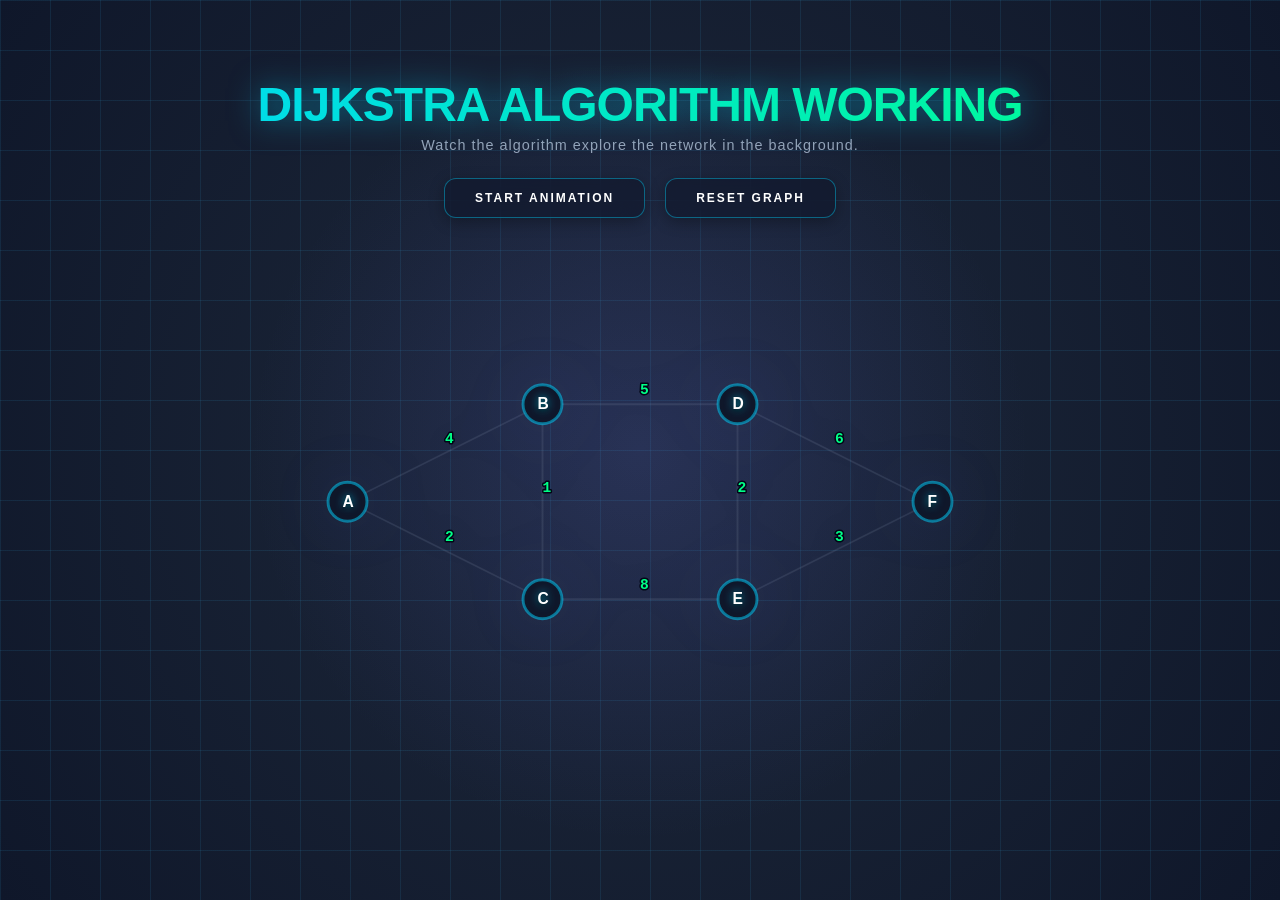
<file: index.html>
<!DOCTYPE html>
<html lang="en">
<head>
    <meta charset="UTF-8">
    <title>Dijkstra Immersive Visualizer</title>
    <link rel="stylesheet" href="style.css">
</head>
<body>
    <div class="overlay">
        <h1>Dijkstra Algorithm Working</h1>
        <p>Watch the algorithm explore the network in the background.</p>
        <div class="btn-group">
            <button onclick="runDijkstra()">Start Animation</button>
            <button onclick="location.reload()">Reset Graph</button>
        </div>
    </div>
    <svg id="graph-svg" viewBox="0 0 900 600" preserveAspectRatio="xMidYMid meet"></svg>
    <script src="script.js"></script>
</body>
</html>
</file>
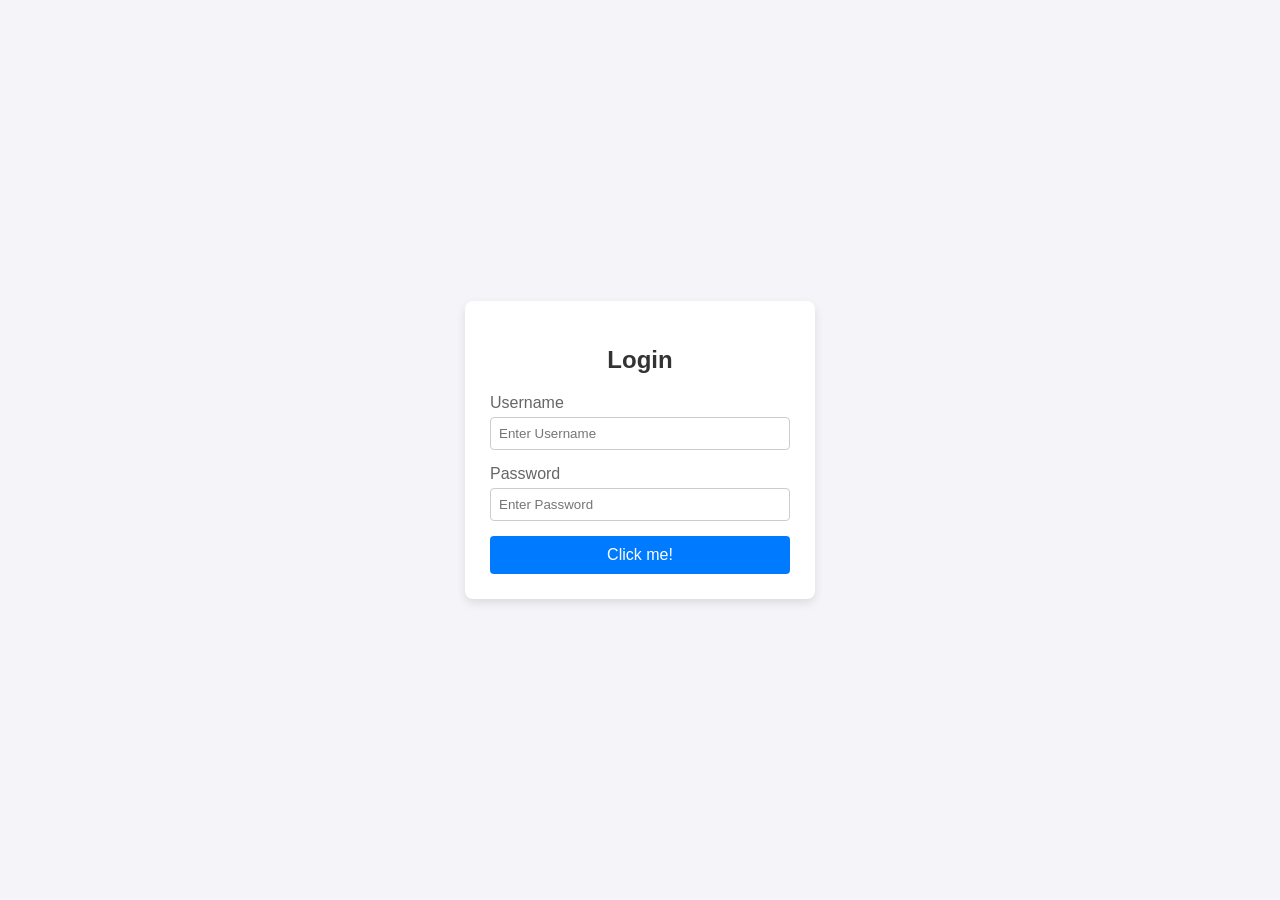
<file: login.html>
<!DOCTYPE html>
<html lang="en">
<head>
    <meta charset="UTF-8">
    <meta name="viewport" content="width=device-width, initial-scale=1.0">
    <title>Login Page</title>
    <style>
        body {
            font-family: Arial, sans-serif;
            background-color: #f4f4f9;
            display: flex;
            justify-content: center;
            align-items: center;
            height: 100vh;
            margin: 0;
        }
        .login-container {
            background: white;
            padding: 25px;
            border-radius: 8px;
            box-shadow: 0 4px 10px rgba(0, 0, 0, 0.1);
            width: 300px;
        }
        h2 {
            text-align: center;
            margin-bottom: 20px;
            color: #333;
        }
        .input-group {
            margin-bottom: 15px;
        }
        .input-group label {
            display: block;
            margin-bottom: 5px;
            color: #666;
        }
        .input-group input {
            width: 100%;
            padding: 8px;
            box-sizing: border-box;
            border: 1px solid #ccc;
            border-radius: 4px;
        }
        button {
            width: 100%;
            padding: 10px;
            background-color: #007bff;
            color: white;
            border: none;
            border-radius: 4px;
            cursor: pointer;
            font-size: 16px;
        }
        button:hover {
            background-color: #0056b3;
        }
    </style>
</head>
<body>

<div class="login-container">
    <h2>Login</h2>
    <form>
        <div class="input-group">
            <label>Username</label>
            <input type="text" placeholder="Enter Username" required>
        </div>
        <div class="input-group">
            <label>Password</label>
            <input type="password" placeholder="Enter Password" required>
        </div>
        <button type="submit">Click me!</button>
    </form>
</div>

</body>
</html>
</file>
<file: style.css>
/* --- Light & Vibrant Futuristic Background --- */
body, html { 
    margin: 0; 
    padding: 0; 
    height: 100vh; 
    width: 100vw;
    overflow: hidden; 
    display: flex;
    flex-direction: column;
    justify-content: center; 
    align-items: center;
    font-family: 'Inter', sans-serif;
    
    /* light aur blueish tone */
    background: radial-gradient(circle at center, #1e293b 0%, #0f172a 100%);
    position: relative;
}

/* Background Grid  */
body::before {
    content: "";
    position: absolute;
    width: 100%;
    height: 100%;
    top: 0;
    left: 0;
    z-index: 0;
    /* Grid lines ko thora light blue kiya hai */
    background-image: 
        linear-gradient(rgba(56, 189, 248, 0.1) 1px, transparent 1px),
        linear-gradient(90deg, rgba(56, 189, 248, 0.1) 1px, transparent 1px);
    background-size: 50px 50px;
    animation: moveGrid 15s linear infinite;
}

/* Moving Light "Orbs" for depth */
body::after {
    content: "";
    position: absolute;
    width: 100%;
    height: 100%;
    top: 0;
    left: 0;
    z-index: 0;
    background: radial-gradient(circle at 50% 50%, rgba(99, 102, 241, 0.15) 0%, transparent 50%);
    pointer-events: none;
}

@keyframes moveGrid {
    0% { background-position: 0 0; }
    100% { background-position: 50px 50px; }
}

/* Ensure Graph and Text stay on top */
.overlay, #graph-svg {
    position: relative;
    z-index: 10;
}

/* Glassmorphism UI Overlay */
.overlay {
    position: relative;
    z-index: 10;
    text-align: center;
    width: 100%;
    margin-bottom: 20px; 
    pointer-events: none;
    padding: 20px 0;
}

.overlay h1 {
    font-size: 3rem;
    font-weight: 800;
    letter-spacing: -1px;
    margin: 0;
    /* Cyberpunk Gradient Text */
    background: linear-gradient(to right, #00d4ff, #00ff87);
    background-clip: text;
    -webkit-text-fill-color: transparent;
    filter: drop-shadow(0 0 15px rgba(0, 212, 255, 0.5));
    text-transform: uppercase;
}

.overlay p {
    color: #94a3b8;
    font-size: 0.9rem;
    letter-spacing: 1px;
    margin-top: 5px;
}

/* Graph SVG Styling */
#graph-svg {
    position: relative;
    width: 85vw;
    height: 65vh;
    z-index: 1;
    /* Neon glow behind the graph */
    filter: drop-shadow(0 0 30px rgba(99, 102, 241, 0.1));
    overflow: visible; 
}

/* --- Buttons --- */
.btn-group { 
    pointer-events: auto; 
    margin-top: 25px; 
    display: flex;
    justify-content: center;
    gap: 20px;
}

button {
    background: rgba(15, 23, 42, 0.6); 
    color: #fff; 
    border: 1px solid rgba(0, 212, 255, 0.4);
    padding: 12px 30px; 
    border-radius: 12px;
    font-weight: 600;
    cursor: pointer; 
    transition: all 0.4s cubic-bezier(0.175, 0.885, 0.32, 1.275);
    backdrop-filter: blur(12px);
    text-transform: uppercase;
    font-size: 0.75rem;
    letter-spacing: 2px;
    box-shadow: 0 4px 15px rgba(0,0,0,0.3);
}

button:hover { 
    background: #00d4ff; 
    color: #020617;
    border-color: #00d4ff;
    box-shadow: 0 0 25px rgba(0, 212, 255, 0.6);
    transform: translateY(-5px) scale(1.05); 
}

/* --- Graph Elements Enhancements --- */

.edge { 
    stroke: rgba(148, 163, 184, 0.15); 
    stroke-width: 2; 
    stroke-linecap: round;
}

/* Exploring Edge - Moving Lasers */
.edge-active { 
    stroke: #00d4ff; 
    stroke-width: 4; 
    stroke-dasharray: 10;
    animation: flow 0.6s linear infinite;
    filter: drop-shadow(0 0 8px #00d4ff);
}

/* Final Path - Emerald Glow */
.edge-path { 
    stroke: #00ff87; 
    stroke-width: 6; 
    stroke-linecap: round;
    filter: drop-shadow(0 0 12px #00ff87);
}

/* Modern Nodes */
.node-circle { 
    fill: #0f172a; 
    stroke: rgba(0, 212, 255, 0.5); 
    stroke-width: 3; 
    transition: all 0.4s ease; 
}

/* Visited Node Animation */
.node-visited { 
    fill: #00d4ff; 
    stroke: #fff;
    animation: pulse 2s cubic-bezier(0.4, 0, 0.6, 1) infinite;
}

@keyframes pulse {
    0% { r: 15; stroke-opacity: 1; filter: drop-shadow(0 0 0px #00d4ff); }
    50% { r: 20; stroke-opacity: 0.5; filter: drop-shadow(0 0 20px #00d4ff); }
    100% { r: 15; stroke-opacity: 1; filter: drop-shadow(0 0 0px #00d4ff); }
}

@keyframes flow { 
    from { stroke-dashoffset: 20; } 
    to { stroke-dashoffset: 0; } 
}

/* Labels */
/* --- Weights aur Labels ko Bold aur Clear banane ke liye --- */

.node-text { 
    fill: #ffffff; 
    font-size: 16px; /* Size thora barha diya */
    font-weight: 800; /* Extra Bold */
    pointer-events: none; 
    text-shadow: 0 0 8px rgba(0, 212, 255, 0.8), 0 2px 4px rgba(0,0,0,1);
}

.weight-text { 
    fill: #00ff87; /* Neon Green color taake dark background par chamke */
    font-size: 15px; /* Phelay se bara size */
    font-weight: 900; /* Maximum boldness */
    paint-order: stroke;
    stroke: #020617; /* Number ke bahar dark outline taake wo har hal mein nazar aaye */
    stroke-width: 3px;
    stroke-linecap: round;
    stroke-linejoin: round;
    font-family: 'Courier New', monospace; /* Monospace font numbers ke liye behtar hota hai */
}

/* Jab rasta (Path) mil jaye toh weight ka color bhi change ho jaye (Optional logic) */
.edge-path + .weight-text {
    fill: #ffffff;
    font-size: 18px;
    filter: drop-shadow(0 0 5px #00ff87);
}
</file>
